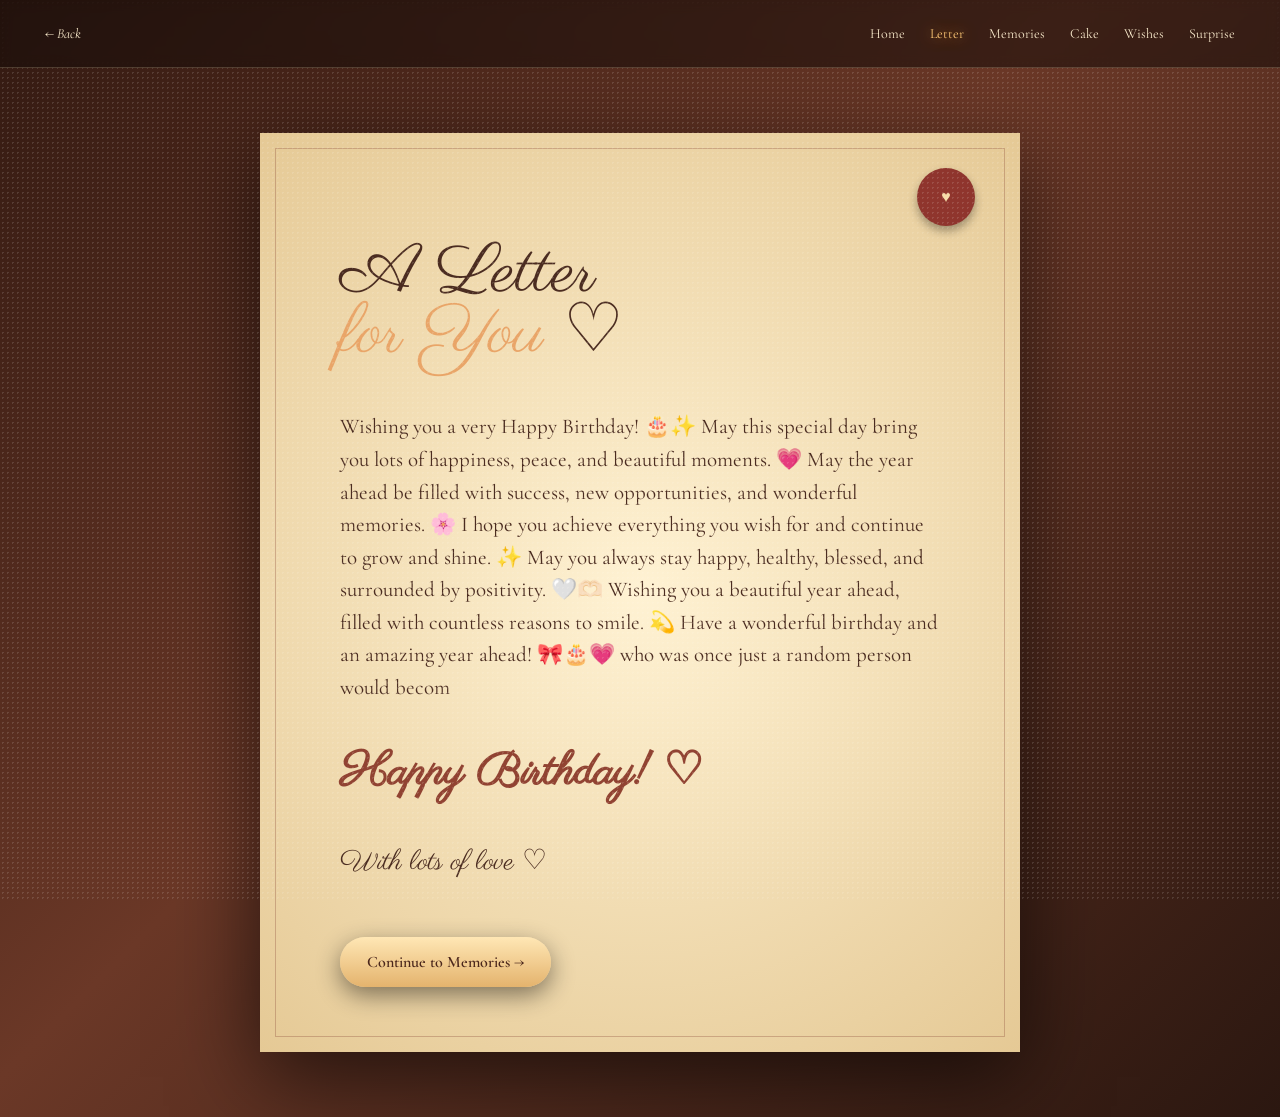
<file: letter.html>
<!DOCTYPE html>
<html lang="en">
<head><meta charset="UTF-8"><meta name="viewport" content="width=device-width,initial-scale=1.0">
<title>A Letter Just For You</title><link rel="stylesheet" href="style.css"></head>
<body class="letter-bg">
<header class="nav"><a class="brand" href="index.html">← Back</a><nav>
<a href="index.html">Home</a><a class="active" href="letter.html">Letter</a><a href="memories.html">Memories</a><a href="cake.html">Cake</a><a href="wishes.html">Wishes</a><a href="surprise.html">Surprise</a>
</nav></header>
<main class="paper-letter">
  <div class="wax-seal">♥</div>
  <h1>A Letter<br><em>for You</em> ♡</h1>
  <p>Wishing you a very Happy Birthday! 🎂✨  
May this special day bring you lots of happiness, peace, and beautiful moments. 💗  
May the year ahead be filled with success, new opportunities, and wonderful memories. 🌸  
I hope you achieve everything you wish for and continue to grow and shine. ✨  
May you always stay happy, healthy, blessed, and surrounded by positivity. 🤍🫶🏻  
Wishing you a beautiful year ahead, filled with countless reasons to smile. 💫  
Have a wonderful birthday and an amazing year ahead! 🎀🎂💗 who was once just a random person would becom

</p>
  <h2>Happy Birthday! ♡</h2>
  <p class="signature">With lots of love ♡</p>
  <a class="cream-btn" href="memories.html">Continue to Memories →</a>
</main>
</body></html>
</file>
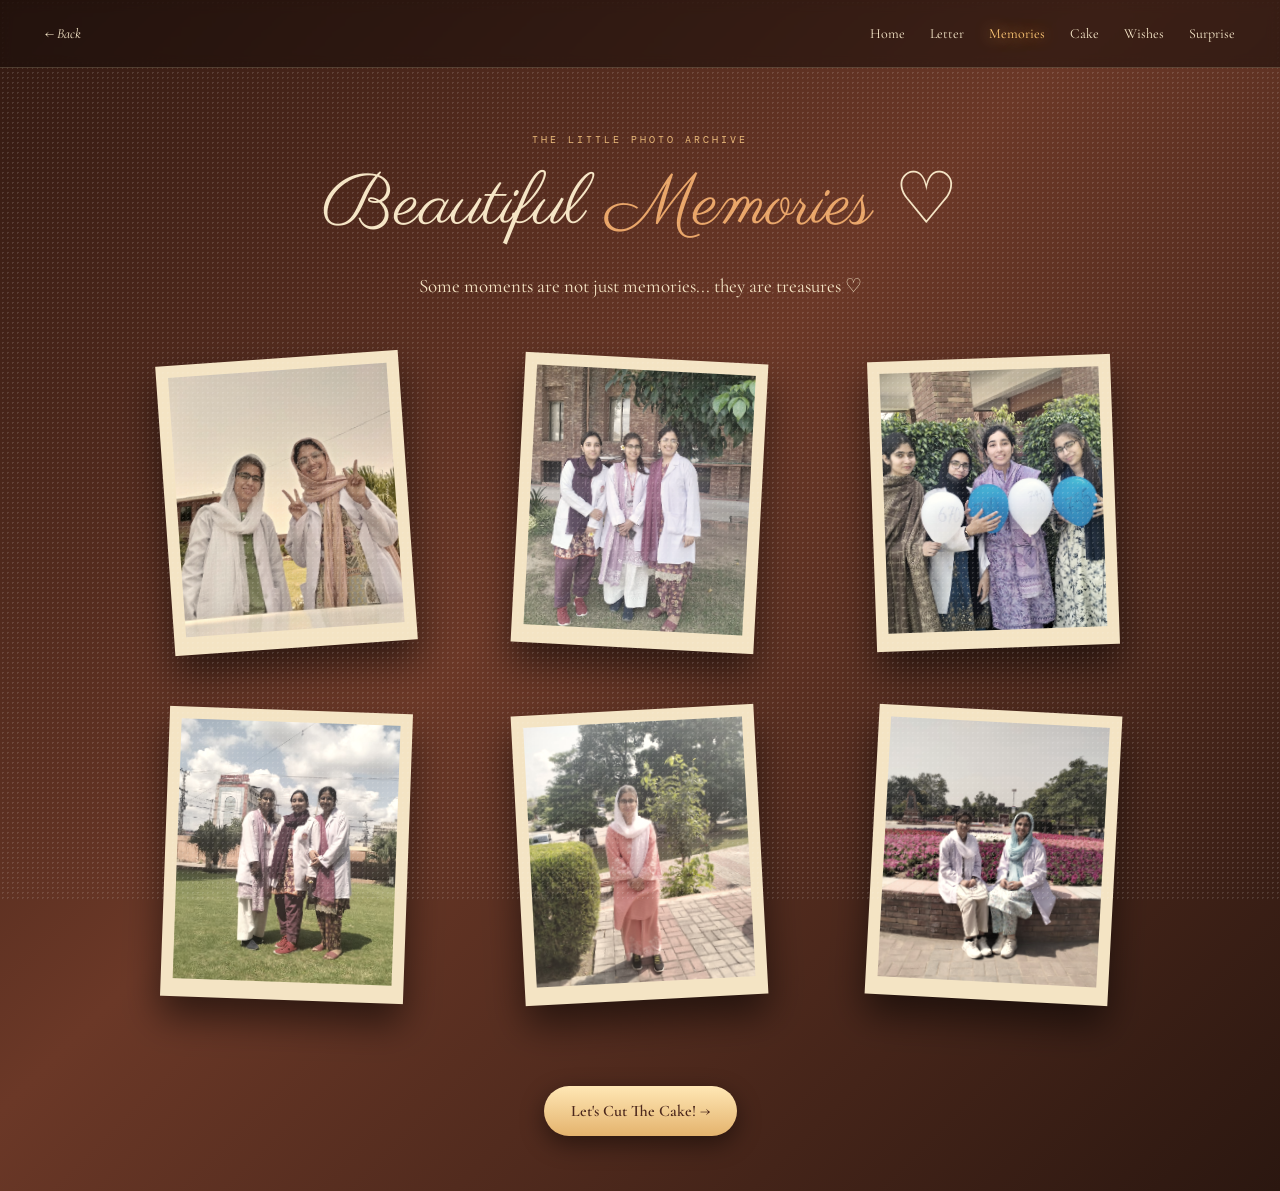
<file: memories.html>
<!DOCTYPE html>
<html lang="en">
<head><meta charset="UTF-8"><meta name="viewport" content="width=device-width,initial-scale=1.0">
<title>Our Beautiful Memories</title><link rel="stylesheet" href="style.css"></head>
<body class="memories-bg">
<header class="nav">
  <a class="brand" href="letter.html">← Back</a>
  <nav>
    <a href="index.html">Home</a>
    <a href="letter.html">Letter</a>
    <a class="active" href="memories.html">Memories</a>
    <a href="cake.html">Cake</a>
    <a href="wishes.html">Wishes</a>
    <a href="surprise.html">Surprise</a>
  </nav>
</header>

<main class="memories">
  <p class="tiny">THE LITTLE PHOTO ARCHIVE</p>
  <h1> Beautiful <em>Memories</em> ♡</h1>
  <p class="subtitle">Some moments are not just memories... they are treasures ♡</p>

  <div class="polaroids">

    <figure class="polaroid p1">
        <div class="photo">
            <img src="photo1.png" alt="Photo 1">

        </div>
    </figure>

    <figure class="polaroid p2">
        <div class="photo">
            <img src="photo 2.png" alt="Photo 2">
        </div>
    </figure>

    <figure class="polaroid p3">
        <div class="photo">
            <img src="photo3.png" alt="Photo 3">
            
        </div>
    </figure>

    <figure class="polaroid p4">
        <div class="photo">
            <img src="photo 4.png" alt="Photo 4">
           
        </div>
    </figure>

    <figure class="polaroid p5">
        <div class="photo">
            <img src="photo 5.png" alt="Photo 5">
          
        </div>
    </figure>

    <figure class="polaroid p6">
        <div class="photo">
            <img src="photo 6.png" alt="Photo 6">
           
        </div>
    </figure>

</div>

  <a class="cream-btn" href="cake.html">Let's Cut The Cake! →</a>
</main>
</body></html>
</file>
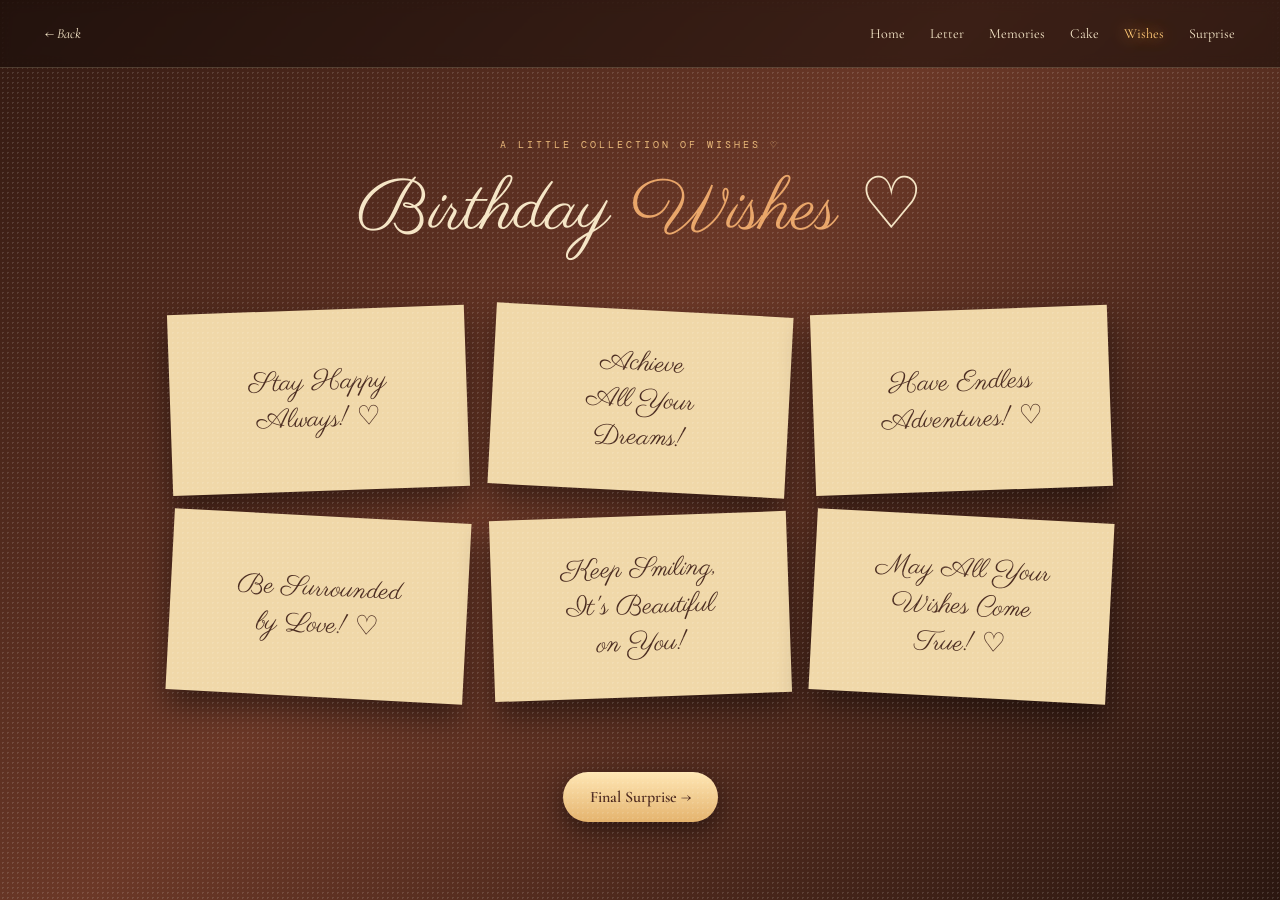
<file: wishes.html>
<!DOCTYPE html>
<html lang="en">
<head><meta charset="UTF-8"><meta name="viewport" content="width=device-width,initial-scale=1.0">
<title>Birthday Wishes</title><link rel="stylesheet" href="style.css"></head>
<body class="wishes-bg">
<header class="nav"><a class="brand" href="cake.html">← Back</a><nav>
<a href="index.html">Home</a><a href="letter.html">Letter</a><a href="memories.html">Memories</a><a href="cake.html">Cake</a><a class="active" href="wishes.html">Wishes</a><a href="surprise.html">Surprise</a>
</nav></header>
<main class="wishes-page">
  <p class="tiny">A LITTLE COLLECTION OF WISHES ♡</p>
  <h1>Birthday <em>Wishes</em> ♡</h1>
  <div class="notes">
    <div>Stay Happy<br>Always! ♡</div><div>Achieve<br>All Your<br>Dreams!</div><div>Have Endless<br>Adventures! ♡</div>
    <div>Be Surrounded<br>by Love! ♡</div><div>Keep Smiling,<br>It's Beautiful<br>on You!</div><div>May All Your<br>Wishes Come<br>True! ♡</div>
  </div>
  <a class="cream-btn" href="surprise.html">Final Surprise →</a>
</main>
</body></html>
</file>
<file: style.css>
@import url('https://fonts.googleapis.com/css2?family=Cormorant+Garamond:wght@400;500;600;700&family=DM+Mono:wght@400;500&family=Parisienne&display=swap');

:root {
    --cream: #f4d9a7;
    --paper: #f1dfbd;
    --ink: #f5e5c5;
    --dark: #241915;
    --red: #b65c4d;
    --gold: #d39b50;
    --brown: #6b3e2c;
}

/* =========================
   GLOBAL
========================= */

* {
    box-sizing: border-box;
}

html,
body {
    margin: 0;
    min-height: 100%;
    font-family: 'Cormorant Garamond', serif;
}

body {
    color: var(--ink);
    overflow-x: hidden;
}

/* Decorative dotted overlay */
body:before {
    content: "";
    position: fixed;
    inset: 0;
    pointer-events: none;
    z-index: 30;
    opacity: .13;

    background-image: radial-gradient(
        #fff 1px,
        transparent 1px
    );

    background-size: 5px 5px;
}

/* =========================
   BACKGROUNDS
========================= */

.home,
.cake-bg,
.surprise-bg {
    background:
        linear-gradient(
            90deg,
            rgba(27, 12, 8, .96),
            rgba(69, 31, 21, .72)
        ),
        url('photos/background.jpg') center / cover fixed;
}

.home {
    min-height: 100vh;
}

.letter-bg,
.memories-bg,
.wishes-bg {
    background:
        linear-gradient(
            135deg,
            #321911,
            #6b3827 45%,
            #2b1710
        );

    min-height: 100vh;
}

/* =========================
   NAVIGATION
========================= */

.nav {
    position: relative;
    z-index: 100;

    height: 68px;

    display: flex;
    align-items: center;
    justify-content: space-between;

    padding: 0 3.5%;

    border-bottom: 1px solid #f5dfb733;
    background: #160b0890;
backdrop-filter: blur(6px);
-webkit-backdrop-filter: blur(6px);

    pointer-events: auto;
}

.nav nav {
    display: flex;
    gap: 25px;

    position: relative;
    z-index: 101;

    pointer-events: auto;
}

.nav a {
    color: #f7e8ca;
    text-decoration: none;
    font-size: 14px;
    transition: .3s;

    position: relative;
    z-index: 101;

    pointer-events: auto;
}

.nav nav a {
    cursor: pointer;
}

.nav nav a:hover,
.nav .active {
    color: #ffc977;
    text-shadow: 0 0 15px #e5a04d;
}

.brand {
    font-style: italic;
}

/* =========================
   HOME HERO
========================= */

.hero {
    min-height: calc(100vh - 68px);

    display: flex;
    align-items: center;
    justify-content: center;

    text-align: center;

    position: relative;

    padding: 40px;
}

.hero-copy {
    animation: rise 1.2s both;
}

.tiny {
    font: 10px 'DM Mono', monospace;
    letter-spacing: 3px;
    color: #e9b878;
    text-transform: uppercase;
}

.hero h1 {
    font-family: 'Parisienne', cursive;
    font-size: clamp(65px, 9vw, 120px);
    line-height: .8;
    font-weight: 400;
    margin: 22px 0;
}

.hero h1 em,
h1 em {
    color: #e9a568;
    font-style: normal;
}

.lead {
    font-size: 22px;
    line-height: 1.55;
    color: #f3e0c2;
}

/* =========================
   BUTTON
========================= */

.cream-btn {
    display: inline-block;

    margin-top: 25px;

    background: linear-gradient(
        #ffe7b5,
        #e4b36d
    );

    color: #4b271c;

    padding: 15px 27px;

    border-radius: 30px;

    text-decoration: none;

    font-weight: 600;

    box-shadow: 0 8px 25px #0007;

    transition: .3s;

    /*
       IMPORTANT:
       Keeps the button above decorative
       pseudo-elements and makes it clickable.
    */
    position: relative;
    z-index: 10;

    pointer-events: auto;
    cursor: pointer;
}

.cream-btn:hover {
    transform: translateY(-4px) scale(1.03);

    box-shadow: 0 12px 30px #0008;
}

/* =========================
   HOME DECORATIONS
========================= */

.bottom-note {
    position: absolute;
    bottom: 20px;
    left: 50%;

    transform: translateX(-50%);

    font: 9px 'DM Mono';
    letter-spacing: 2px;

    color: #d9b98b;
}

.bottom-note span {
    margin-left: 10px;
    color: #e7a35d;
}

.moon-small {
    position: absolute;
    right: 16%;
    top: 20%;

    font-size: 90px;

    color: #f4d79d88;

    animation: float 4s infinite ease-in-out;
}

.heart-float {
    position: absolute;
    right: 25%;
    top: 45%;

    font-size: 50px;

    animation: float 3s infinite ease-in-out;

    color: #e5a06b;
}

/* =========================
   LETTER
========================= */

.paper-letter {
    max-width: 760px;

    margin: 65px auto;

    background:
        radial-gradient(
            circle,
            #fff2d3,
            #e5c995
        );

    color: #4b2c20;

    padding: 65px 80px;

    box-shadow: 0 25px 80px #0009;

    position: relative;

    animation: paper .9s both;
}

/*
   IMPORTANT FIX:
   The decorative border pseudo-element
   cannot receive mouse clicks anymore.
*/
.paper-letter:before {
    content: "";

    position: absolute;

    inset: 15px;

    border: 1px solid #8b4d3955;

    pointer-events: none;
}

.paper-letter h1,
.memories h1,
.cake-page h1,
.wishes-page h1,
.surprise-page h1 {
    font-family: 'Parisienne', cursive;
    font-weight: 400;
}

.paper-letter h1 {
    font-size: 68px;
    line-height: .9;
}

.paper-letter p {
    font-size: 21px;
    line-height: 1.55;
}

.paper-letter h2 {
    font-family: 'Parisienne';
    font-size: 45px;
    color: #914332;
}

.signature {
    font-family: 'Parisienne';
    font-size: 28px !important;
}

.wax-seal {
    position: absolute;

    right: 45px;
    top: 35px;

    background: #8f352d;
    color: #f6dba8;

    width: 58px;
    height: 58px;

    border-radius: 50%;

    display: grid;
    place-items: center;

    box-shadow: 0 5px 10px #0005;
}

/* =========================
   MEMORIES
========================= */

.memories {
    max-width: 1100px;

    margin: auto;

    padding: 55px 35px;

    text-align: center;

    position: relative;
    z-index: 2;
}

.memories h1,
.wishes-page h1 {
    font-size: 72px;
    margin: 10px 0;
}

.subtitle {
    font-size: 19px;
}

.polaroids {
    display: grid;

    grid-template-columns: repeat(3, 1fr);

    gap: 30px;

    margin: 45px 0;

    position: relative;
    z-index: 2;
}

.polaroid {
    background: #f4e4c4;

    padding: 12px 12px 18px;

    color: #4b2c20;

    box-shadow: 0 20px 35px #0008;

    transition: .45s;

    animation: photoAppear .75s both;
}

.polaroid:hover {
    transform:
        translateY(-14px)
        rotate(0)
        scale(1.04);

    z-index: 5;
}

.p1 {
    transform: rotate(-4deg);
}

.p2 {
    transform: rotate(3deg);
}

.p3 {
    transform: rotate(-2deg);
}

.p4 {
    transform: rotate(2deg);
}

.p5 {
    transform: rotate(-3deg);
}

.p6 {
    transform: rotate(3deg);
}

.p7 {
    transform: rotate(-2deg);
    animation-delay: .12s;
}

.p8 {
    transform: rotate(3deg);
    animation-delay: .2s;
}

.p9 {
    transform: rotate(-3deg);
    animation-delay: .28s;
}

.p10 {
    transform: rotate(2deg);
    animation-delay: .36s;
}

.p11 {
    transform: rotate(-2deg);
    animation-delay: .44s;
}

.p12 {
    transform: rotate(3deg);
    animation-delay: .52s;
}

.photo {
    height: 260px;

    background:
        linear-gradient(
            135deg,
            #78503b,
            #c88c5d
        );

    overflow: hidden;

    display: grid;
    place-items: center;
}

.photo img {
    width: 100%;
    height: 100%;

    object-fit: cover;

    filter:
        sepia(.25)
        saturate(.8);

    transition: .5s;
}

.polaroid:hover img {
    transform: scale(1.08);
}

.photo.empty span {
    font: 14px 'DM Mono';
    letter-spacing: 2px;
    color: #f6e2bd;
}

.polaroid figcaption {
    font-family: 'Parisienne';
    font-size: 27px;
    padding-top: 10px;
}

/* =========================
   CAKE
========================= */

.cake-page {
    text-align: center;

    max-width: 900px;

    margin: auto;

    padding: 50px 20px;
}

.cake-page h1 {
    font-size: 76px;
    margin: 8px;
}

.cake-stage {
    height: 390px;

    position: relative;

    margin: auto;

    max-width: 600px;
}

.plate {
    position: absolute;

    bottom: 35px;
    left: 13%;

    width: 74%;
    height: 32px;

    border-radius: 50%;

    background: #e5bf82;

    box-shadow: 0 9px 0 #75402d;
}

.cake-body {
    position: absolute;

    bottom: 62px;
    left: 20%;

    width: 60%;
    height: 170px;

    background:
        linear-gradient(
            #f5d7a5,
            #c9765a
        );

    border-radius: 18px 18px 35px 35px;

    box-shadow: inset 0 -18px #a75245;
}

.cake-body span {
    position: relative;

    top: 55px;

    font-family: 'Parisienne';
    font-size: 43px;

    color: #6e3328;
}

.frosting {
    position: absolute;

    bottom: 210px;
    left: 19%;

    width: 62%;
    height: 80px;

    background: #fff0cb;

    border-radius: 50%;

    z-index: 2;

    color: #b45745;

    font-size: 30px;

    padding-top: 20px;
}

.candle {
    position: absolute;

    bottom: 275px;

    width: 23px;
    height: 90px;

    background:
        repeating-linear-gradient(
            #f6d78e 0 12px,
            #9d5144 12px 19px
        );

    z-index: 4;

    border-radius: 4px;
}

.c1 {
    left: 28%;
}

.c2 {
    left: 39%;
}

.c3 {
    left: 49%;
}

.c4 {
    left: 59%;
}

.c5 {
    left: 70%;
}

.candle i {
    position: absolute;

    top: -32px;
    left: 3px;

    width: 17px;
    height: 28px;

    background: #ffb53e;

    border-radius:
        50%
        50%
        50%
        10%;

    transform: rotate(45deg);

    box-shadow: 0 0 22px #ff9c32;

    animation: flicker .15s infinite alternate;
}

.candle i:after {
    content: "";

    position: absolute;

    left: 5px;
    top: 7px;

    width: 7px;
    height: 12px;

    background: #fff0a0;

    border-radius: 50%;
}

.candle i.off {
    animation: off .5s forwards;
}

.smoke {
    position: absolute;

    top: -35px;
    left: 5px;

    width: 14px;
    height: 35px;

    border-radius: 50%;

    background: #aaa;

    opacity: .5;

    animation: smoke 1.5s forwards;
}

.gift {
    position: absolute;

    bottom: 60px;

    font-size: 55px;
}

.gift1 {
    left: 4%;
}

.gift2 {
    right: 4%;
}

.blow-btn {
    border: 0;

    border-radius: 30px;

    padding: 15px 30px;

    background: #f3c5bd;

    color: #602a25;

    font-size: 17px;

    cursor: pointer;

    box-shadow: 0 7px 20px #0005;

    transition: .3s;
}

.blow-btn:hover {
    transform: translateY(-3px);
}

.progress {
    height: 6px;

    width: 280px;

    background: #75402d;

    border-radius: 10px;

    margin: 18px auto;

    overflow: hidden;
}

.progress span {
    display: block;

    width: 0;
    height: 100%;

    background: #f2a47b;

    transition: 1s;
}

.cake-page #cakeMsg {
    font-size: 24px;

    color: #ffd08b;

    font-family: 'Parisienne';

    min-height: 40px;
}

.confetti {
    position: fixed;

    z-index: 50;

    font-size: 24px;

    pointer-events: none;

    color: #ffd27e;

    animation:
        confetti 2.1s ease-out forwards;
}

/* =========================
   WISHES
========================= */

.wishes-page {
    text-align: center;

    max-width: 1000px;

    margin: auto;

    padding: 60px 30px;
}

.notes {
    display: grid;

    grid-template-columns: repeat(3, 1fr);

    gap: 25px;

    margin: 50px 0;
}

.notes div {
    min-height: 140px;

    padding: 35px 20px;

    background: #f0d8a9;

    color: #4b2c20;

    box-shadow: 0 15px 30px #0007;

    font-family: 'Parisienne';

    font-size: 27px;

    display: grid;
    place-items: center;

    transform: rotate(-2deg);

    transition: .4s;
}

.notes div:nth-child(2n) {
    transform: rotate(3deg);
}

.notes div:hover {
    transform:
        translateY(-10px)
        rotate(0)
        scale(1.03);
}

/* =========================
   SURPRISE
========================= */

.surprise-page {
    text-align: center;

    min-height: calc(100vh - 68px);

    padding: 50px 20px;
}

.big-moon {
    font-size: 120px;

    color: #f5d99e88;

    animation:
        float 4s infinite;
}

.surprise-page h1 {
    font-size: 72px;
    line-height: .9;
}

.surprise-page > p {
    font-size: 20px;
    line-height: 1.5;
}

.round-play {
    width: 58px;
    height: 58px;

    border-radius: 50%;

    border: 1px solid #f4d9a7;

    background: #f2d19c22;

    color: #f5d99e;

    font-size: 18px;

    cursor: pointer;

    margin-top: 20px;
}

.surprise-label {
    font-size: 14px !important;
    color: #e5bb82;
}

.secret {
    opacity: 0;

    transform: translateY(15px);

    transition: .8s;

    margin: 30px auto;

    padding: 20px;

    background: #f2d9a911;

    max-width: 500px;

    font-family: 'Parisienne';

    font-size: 24px;
}

.secret.show {
    opacity: 1;
    transform: none;
}

/* =========================
   VIDEO MODAL
========================= */

.video-modal {
    position: fixed;

    inset: 0;

    background: rgba(10, 5, 4, .88);

    z-index: 500;

    display: flex;

    align-items: center;
    justify-content: center;

    padding: 25px;

    opacity: 0;

    visibility: hidden;

    transition: .35s;
}

.video-modal.show {
    opacity: 1;
    visibility: visible;
}

body.modal-open {
    overflow: hidden;
}

.video-card {
    position: relative;

    width: min(900px, 95vw);

    background: #f0d8a9;

    color: #4b2c20;

    padding: 28px;

    box-shadow: 0 25px 80px #000b;

    transform:
        translateY(25px)
        scale(.96);

    transition: .35s;
}

.video-modal.show .video-card {
    transform: none;
}

.video-card video {
    width: 100%;

    max-height: 68vh;

    display: block;

    background: #160b08;

    margin-top: 15px;
}

.close-video {
    position: absolute;

    right: 12px;
    top: 10px;

    width: 38px;
    height: 38px;

    border: 0;

    border-radius: 50%;

    background: #7d372e;

    color: #ffe7b5;

    font-size: 25px;

    cursor: pointer;

    z-index: 3;
}

.video-note {
    font-size: 14px;
    margin-bottom: 0;
}

/* =========================
   ANIMATIONS
========================= */

@keyframes rise {
    from {
        opacity: 0;
        transform: translateY(35px);
    }

    to {
        opacity: 1;
        transform: none;
    }
}

@keyframes paper {
    from {
        opacity: 0;
        transform:
            translateY(25px)
            rotate(-1deg);
    }

    to {
        opacity: 1;
        transform: none;
    }
}

@keyframes float {
    50% {
        transform: translateY(-13px);
    }
}

@keyframes ambient {
    to {
        filter: brightness(1.15);
    }
}

@keyframes flicker {
    to {
        transform:
            rotate(37deg)
            scale(1.1);
    }
}

@keyframes off {
    to {
        opacity: 0;

        transform:
            translateY(-20px)
            scale(.1);
    }
}

@keyframes smoke {
    to {
        transform:
            translate(-12px, -55px)
            scale(2);

        opacity: 0;
    }
}

@keyframes confetti {
    to {
        opacity: 0;

        transform:
            translate(var(--x), var(--y))
            rotate(720deg)
            scale(.3);
    }
}

@keyframes photoAppear {
    from {
        opacity: 0;

        transform:
            translateY(35px)
            rotate(0deg);
    }

    to {
        opacity: 1;
    }
}

/* =========================
   MOBILE
========================= */

@media (max-width: 760px) {

    .nav {
        height: auto;

        min-height: 65px;

        flex-direction: column;

        gap: 8px;

        padding: 12px;
    }

    .nav nav {
        gap: 12px;

        flex-wrap: wrap;

        justify-content: center;
    }

    .hero {
        padding: 30px 18px;
    }

    .hero h1 {
        font-size: 65px;
    }

    .lead {
        font-size: 18px;
    }

    .paper-letter {
        margin: 35px 15px;

        padding: 50px 30px;
    }

    .paper-letter h1 {
        font-size: 52px;
    }

    .polaroids,
    .notes {
        grid-template-columns: 1fr;
    }

    .memories h1,
    .wishes-page h1,
    .cake-page h1,
    .surprise-page h1 {
        font-size: 55px;
    }

    .cake-stage {
        transform: scale(.8);

        transform-origin: center top;

        margin-bottom: -50px;
    }

    .big-moon {
        font-size: 85px;
    }

    .video-card {
        padding: 18px;
    }

    .video-card video {
        max-height: 55vh;
    }
}
</file>
